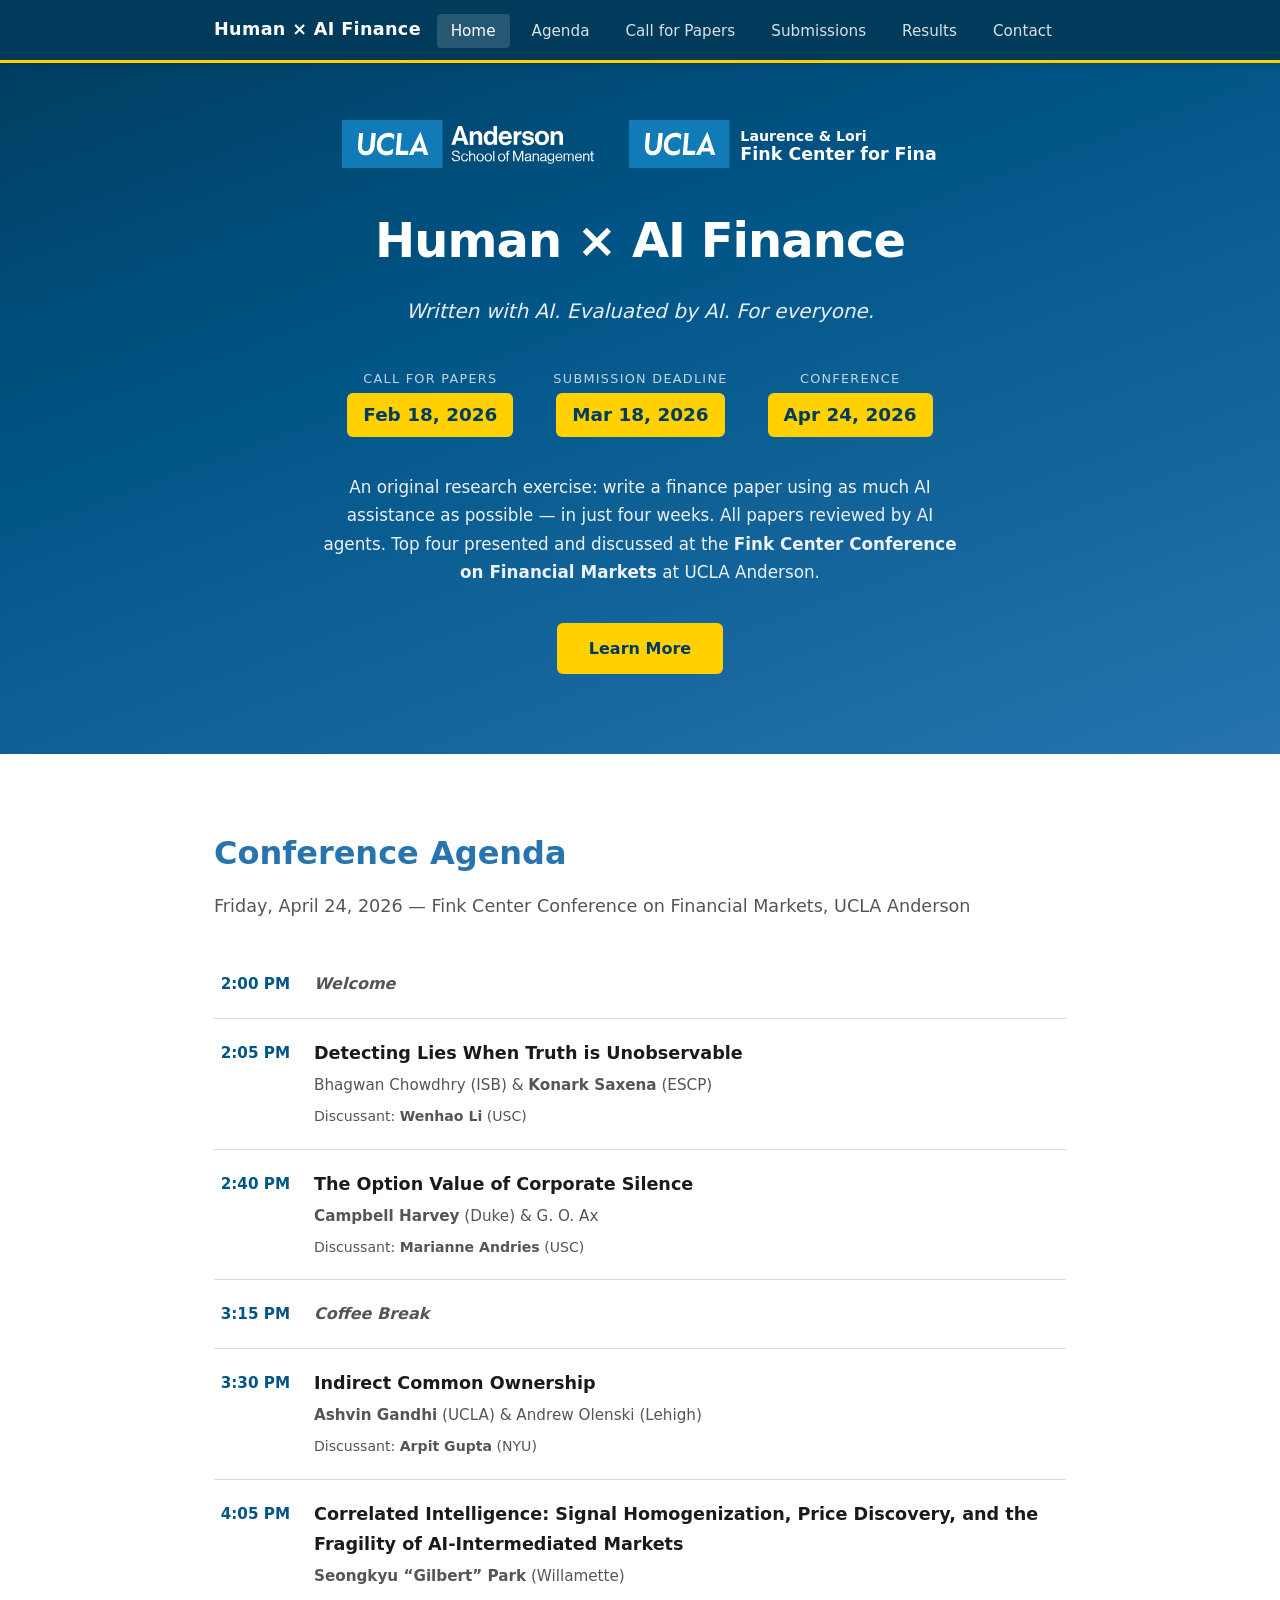
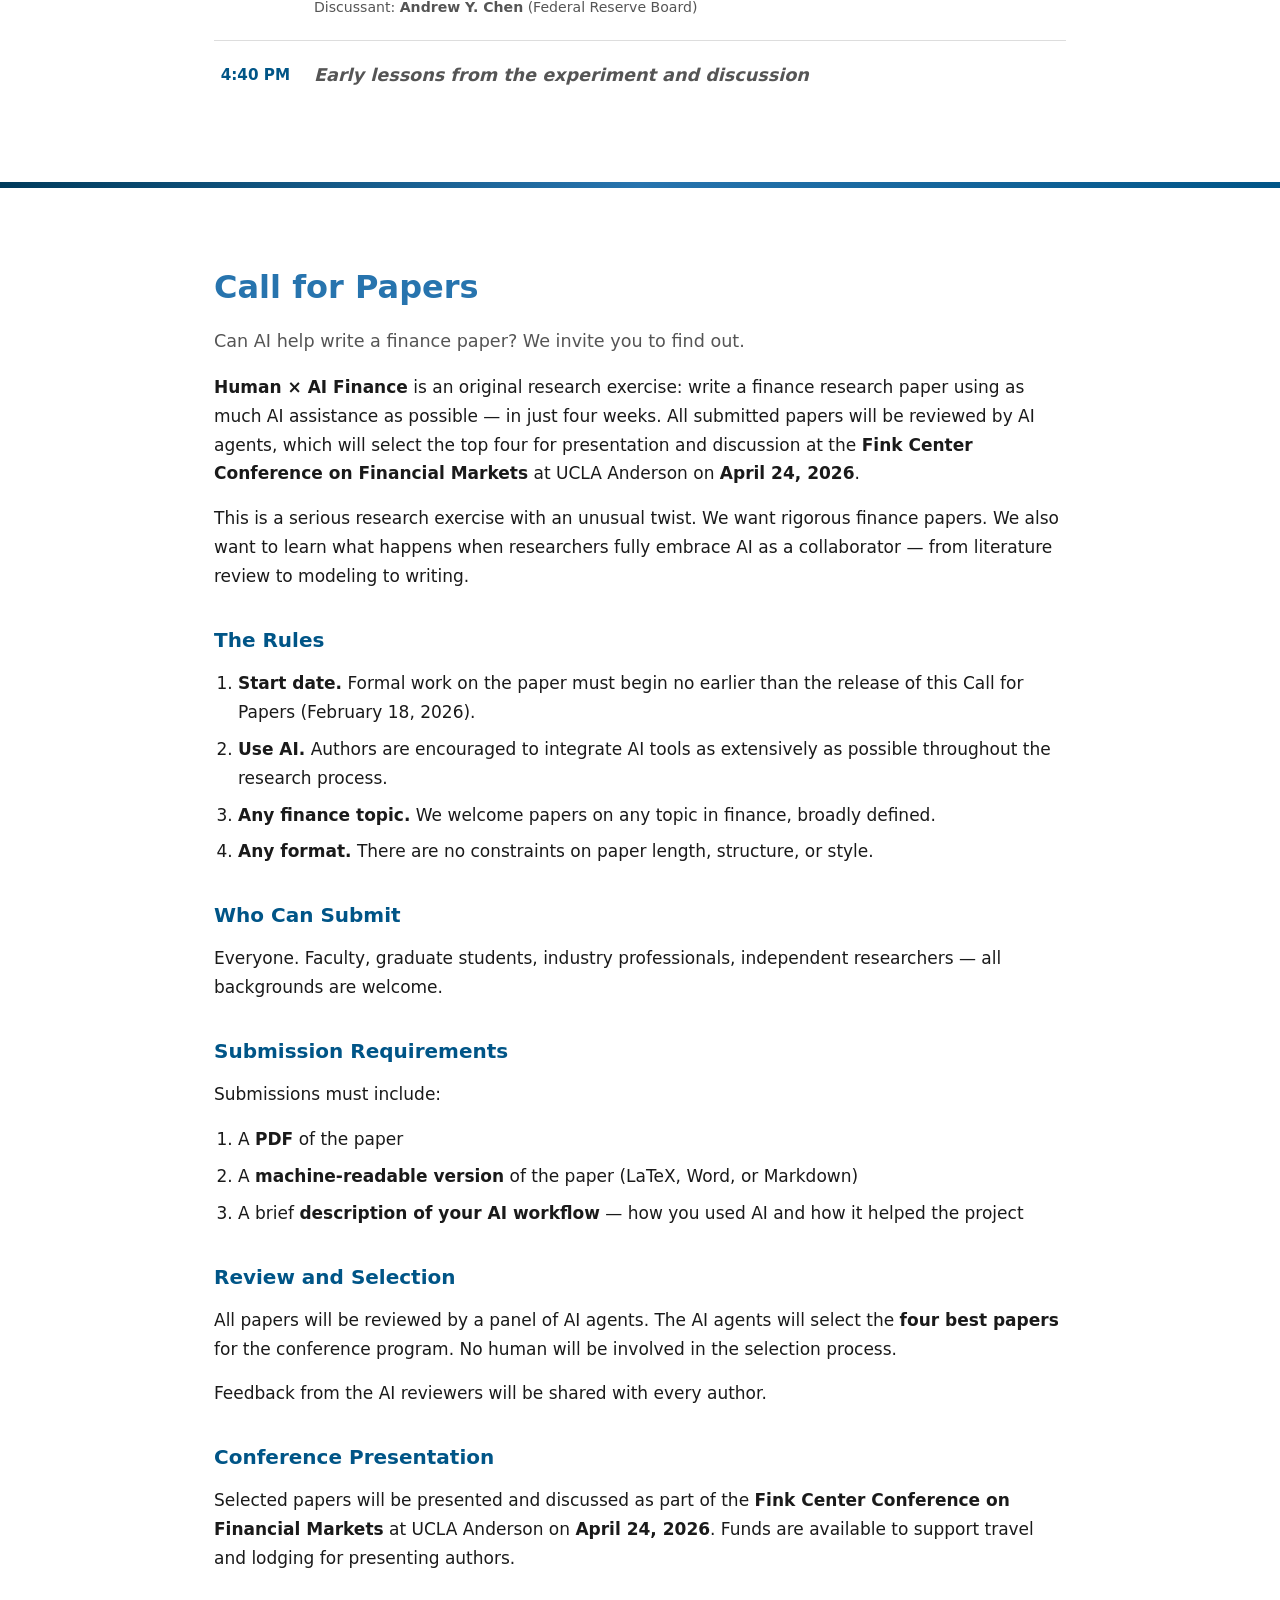
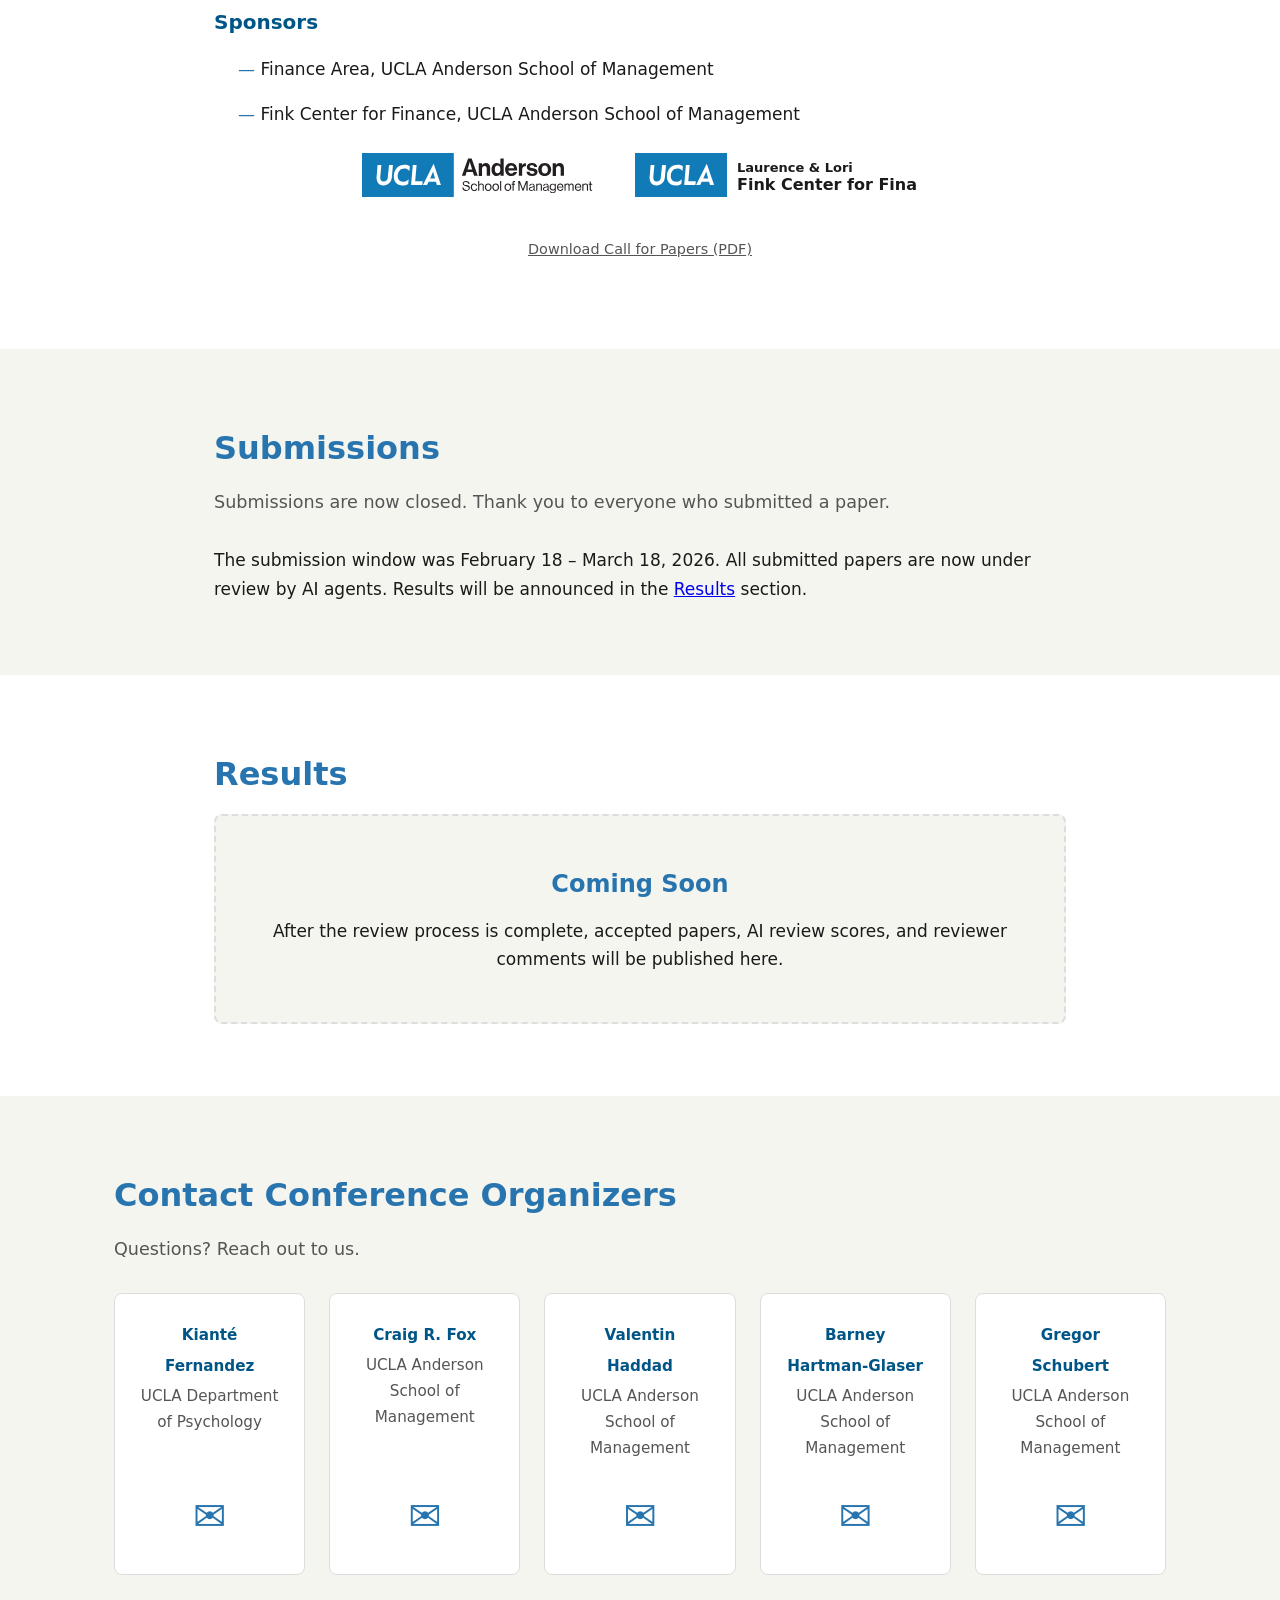
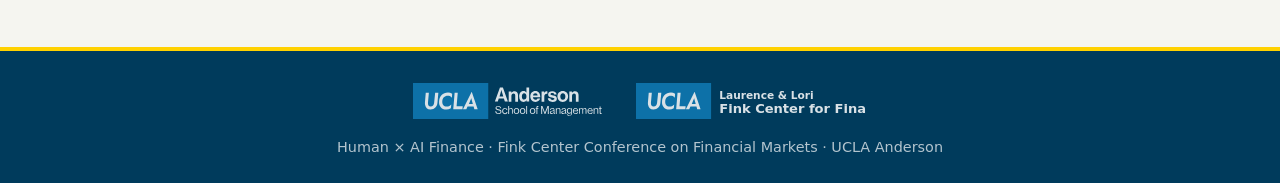
<file: index.html>
<!DOCTYPE html>
<html lang="en">
<head>
    <meta charset="UTF-8">
    <meta name="viewport" content="width=device-width, initial-scale=1.0">
    <title>Human × AI Finance</title>

    <!-- Favicon -->
    <link rel="icon" type="image/svg+xml" href="favicon.svg">
    <link rel="icon" type="image/png" href="favicon.png" sizes="32x32">
    <link rel="apple-touch-icon" href="apple-touch-icon.png">

    <!-- Open Graph (Facebook, iMessage, LinkedIn, etc.) -->
    <meta property="og:title" content="Human × AI Finance">
    <meta property="og:description" content="Write a finance paper with AI. Get reviewed by AI. Top four presented at the Fink Center Conference at UCLA Anderson, April 24, 2026.">
    <meta property="og:image" content="https://humanxaifinance.org/og-image.png">
    <meta property="og:image:width" content="1200">
    <meta property="og:image:height" content="675">
    <meta property="og:url" content="https://humanxaifinance.org">
    <meta property="og:type" content="website">

    <!-- Twitter Card -->
    <meta name="twitter:card" content="summary_large_image">
    <meta name="twitter:title" content="Human × AI Finance">
    <meta name="twitter:description" content="Write a finance paper with AI. Get reviewed by AI. Top four presented at UCLA Anderson, April 24, 2026.">
    <meta name="twitter:image" content="https://humanxaifinance.org/og-image.png">

    <link rel="canonical" href="https://humanxaifinance.org/">
    <link rel="stylesheet" href="style.css">
</head>
<body>

<nav id="navbar">
    <div class="nav-container">
        <a href="#home" class="nav-logo">Human × AI Finance</a>
        <button class="nav-toggle" aria-label="Toggle navigation">&#9776;</button>
        <ul class="nav-links">
            <li><a href="#home">Home</a></li>
            <li><a href="#agenda">Agenda</a></li>
            <li><a href="#cfp">Call for Papers</a></li>
            <li><a href="#submit">Submissions</a></li>
            <li><a href="#results">Results</a></li>
            <li><a href="#contact">Contact</a></li>
        </ul>
    </div>
</nav>

<!-- Home / Landing -->
<section id="home" class="hero">
    <div class="container">
        <div class="hero-logos">
            <img src="ucla-anderson-logo-white.svg" alt="UCLA Anderson School of Management">
            <img src="fink-center-logo-white.svg" alt="UCLA Laurence &amp; Lori Fink Center for Finance" class="fink-logo">
        </div>
        <h1>Human × AI Finance</h1>
        <p class="tagline">Written with AI. Evaluated by AI. For everyone.</p>
        <div class="key-dates">
            <div class="date-item">
                <span class="date-label">Call for Papers</span>
                <span class="date-value">Feb 18, 2026</span>
            </div>
            <div class="date-item">
                <span class="date-label">Submission Deadline</span>
                <span class="date-value">Mar 18, 2026</span>
            </div>
            <div class="date-item">
                <span class="date-label">Conference</span>
                <span class="date-value">Apr 24, 2026</span>
            </div>
        </div>
        <p class="hero-description">An original research exercise: write a finance paper using as much AI assistance as possible — in just four weeks. All papers reviewed by AI agents. Top four presented and discussed at the <strong>Fink Center Conference on Financial Markets</strong> at UCLA Anderson.</p>
        <a href="#cfp" class="btn btn-primary">Learn More</a>
    </div>
</section>

<!-- Conference Agenda -->
<section id="agenda">
    <div class="container">
        <h2>Conference Agenda</h2>
        <p class="section-lead">Friday, April 24, 2026 — Fink Center Conference on Financial Markets, UCLA Anderson</p>

        <div class="agenda">
            <div class="agenda-block agenda-welcome">
                <div class="agenda-time">2:00 PM</div>
                <div class="agenda-content">
                    <div class="agenda-event">Welcome</div>
                </div>
            </div>

            <div class="agenda-block">
                <div class="agenda-time">2:05 PM</div>
                <div class="agenda-content">
                    <div class="agenda-paper-title">Detecting Lies When Truth is Unobservable</div>
                    <div class="agenda-authors">Bhagwan Chowdhry (ISB) &amp; <strong>Konark Saxena</strong> (ESCP)</div>
                    <div class="agenda-detail">Discussant: <strong>Wenhao Li</strong> (USC)</div>
                </div>
            </div>

            <div class="agenda-block">
                <div class="agenda-time">2:40 PM</div>
                <div class="agenda-content">
                    <div class="agenda-paper-title">The Option Value of Corporate Silence</div>
                    <div class="agenda-authors"><strong>Campbell Harvey</strong> (Duke) &amp; G. O. Ax</div>
                    <div class="agenda-detail">Discussant: <strong>Marianne Andries</strong> (USC)</div>
                </div>
            </div>

            <div class="agenda-block agenda-break">
                <div class="agenda-time">3:15 PM</div>
                <div class="agenda-content">
                    <div class="agenda-event">Coffee Break</div>
                </div>
            </div>

            <div class="agenda-block">
                <div class="agenda-time">3:30 PM</div>
                <div class="agenda-content">
                    <div class="agenda-paper-title">Indirect Common Ownership</div>
                    <div class="agenda-authors"><strong>Ashvin Gandhi</strong> (UCLA) &amp; Andrew Olenski (Lehigh)</div>
                    <div class="agenda-detail">Discussant: <strong>Arpit Gupta</strong> (NYU)</div>
                </div>
            </div>

            <div class="agenda-block">
                <div class="agenda-time">4:05 PM</div>
                <div class="agenda-content">
                    <div class="agenda-paper-title">Correlated Intelligence: Signal Homogenization, Price Discovery, and the Fragility of AI-Intermediated Markets</div>
                    <div class="agenda-authors"><strong>Seongkyu &ldquo;Gilbert&rdquo; Park</strong> (Willamette)</div>
                    <div class="agenda-detail">Discussant: <strong>Andrew Y. Chen</strong> (Federal Reserve Board)</div>
                </div>
            </div>

            <div class="agenda-block agenda-welcome">
                <div class="agenda-time">4:40 PM</div>
                <div class="agenda-content">
                    <div class="agenda-event agenda-closing">Early lessons from the experiment and discussion</div>
                </div>
            </div>
        </div>
    </div>
</section>

<div class="section-divider"></div>

<!-- Call for Papers -->
<section id="cfp">
    <div class="container">
        <h2>Call for Papers</h2>
        <p class="section-lead">Can AI help write a finance paper? We invite you to find out.</p>

        <p><strong>Human × AI Finance</strong> is an original research exercise: write a finance research paper using as much AI assistance as possible — in just four weeks. All submitted papers will be reviewed by AI agents, which will select the top four for presentation and discussion at the <strong>Fink Center Conference on Financial Markets</strong> at UCLA Anderson on <strong>April 24, 2026</strong>.</p>

        <p>This is a serious research exercise with an unusual twist. We want rigorous finance papers. We also want to learn what happens when researchers fully embrace AI as a collaborator — from literature review to modeling to writing.</p>

        <h3>The Rules</h3>
        <ol>
            <li><strong>Start date.</strong> Formal work on the paper must begin no earlier than the release of this Call for Papers (February 18, 2026).</li>
            <li><strong>Use AI.</strong> Authors are encouraged to integrate AI tools as extensively as possible throughout the research process.</li>
            <li><strong>Any finance topic.</strong> We welcome papers on any topic in finance, broadly defined.</li>
            <li><strong>Any format.</strong> There are no constraints on paper length, structure, or style.</li>
        </ol>

        <h3>Who Can Submit</h3>
        <p>Everyone. Faculty, graduate students, industry professionals, independent researchers — all backgrounds are welcome.</p>

        <h3>Submission Requirements</h3>
        <p>Submissions must include:</p>
        <ol>
            <li>A <strong>PDF</strong> of the paper</li>
            <li>A <strong>machine-readable version</strong> of the paper (LaTeX, Word, or Markdown)</li>
            <li>A brief <strong>description of your AI workflow</strong> — how you used AI and how it helped the project</li>
        </ol>

        <h3>Review and Selection</h3>
        <p>All papers will be reviewed by a panel of AI agents. The AI agents will select the <strong>four best papers</strong> for the conference program. No human will be involved in the selection process.</p>
        <p>Feedback from the AI reviewers will be shared with every author.</p>

        <h3>Conference Presentation</h3>
        <p>Selected papers will be presented and discussed as part of the <strong>Fink Center Conference on Financial Markets</strong> at UCLA Anderson on <strong>April 24, 2026</strong>. Funds are available to support travel and lodging for presenting authors.</p>

        <h3>Sponsors</h3>
        <ul class="sponsors-list">
            <li>Finance Area, UCLA Anderson School of Management</li>
            <li>Fink Center for Finance, UCLA Anderson School of Management</li>
        </ul>
        <div class="sponsor-logos">
            <img src="ucla-anderson-logo.svg" alt="UCLA Anderson School of Management">
            <img src="fink-center-logo.svg" alt="UCLA Laurence &amp; Lori Fink Center for Finance" class="fink-logo">
        </div>

        <div class="cta-block">
            <p class="pdf-download"><a href="HumanxAI_callforpapers.pdf">Download Call for Papers (PDF)</a></p>
        </div>
    </div>
</section>

<!-- Submit -->
<section id="submit" class="section-alt">
    <div class="container">
        <h2>Submissions</h2>
        <p class="section-lead">Submissions are now closed. Thank you to everyone who submitted a paper.</p>

        <p>The submission window was February 18 – March 18, 2026. All submitted papers are now under review by AI agents. Results will be announced in the <a href="#results">Results</a> section.</p>
    </div>
</section>

<!-- Results -->
<section id="results">
    <div class="container">
        <h2>Results</h2>
        <div class="results-placeholder">
            <p class="coming-soon">Coming Soon</p>
            <p>After the review process is complete, accepted papers, AI review scores, and reviewer comments will be published here.</p>
        </div>
    </div>
</section>

<!-- Contact -->
<section id="contact" class="section-alt">
    <div class="container">
        <h2>Contact Conference Organizers</h2>
        <p class="section-lead">Questions? Reach out to us.</p>
        <div class="contact-grid">
            <div class="contact-card">
                <h3><a href="https://www.kiantefernandez.com/" target="_blank" rel="noopener">Kianté Fernandez</a></h3>
                <p>UCLA Department of Psychology</p>
                <a href="mailto:kiante@ucla.edu" class="email-icon" title="Email Kianté Fernandez">✉</a>
            </div>
            <div class="contact-card">
                <h3><a href="https://www.craigrfox.com/bio" target="_blank" rel="noopener">Craig R. Fox</a></h3>
                <p>UCLA Anderson School of Management</p>
                <a href="mailto:cfox@anderson.ucla.edu" class="email-icon" title="Email Craig R. Fox">✉</a>
            </div>
            <div class="contact-card">
                <h3><a href="https://sites.google.com/site/valentinhaddadresearch/" target="_blank" rel="noopener">Valentin Haddad</a></h3>
                <p>UCLA Anderson School of Management</p>
                <a href="mailto:valentin.haddad@anderson.ucla.edu" class="email-icon" title="Email Valentin Haddad">✉</a>
            </div>
            <div class="contact-card">
                <h3><a href="https://www.barneyhglaser.com/about-me" target="_blank" rel="noopener">Barney Hartman-Glaser</a></h3>
                <p>UCLA Anderson School of Management</p>
                <a href="mailto:barney.hartman-glaser@anderson.ucla.edu" class="email-icon" title="Email Barney Hartman-Glaser">✉</a>
            </div>
            <div class="contact-card">
                <h3><a href="https://sites.google.com/view/gregorschubert" target="_blank" rel="noopener">Gregor Schubert</a></h3>
                <p>UCLA Anderson School of Management</p>
                <a href="mailto:gregor.schubert@anderson.ucla.edu" class="email-icon" title="Email Gregor Schubert">✉</a>
            </div>
        </div>
    </div>
</section>

<footer>
    <div class="container">
        <div class="footer-logos">
            <img src="ucla-anderson-logo-white.svg" alt="UCLA Anderson School of Management">
            <img src="fink-center-logo-white.svg" alt="UCLA Laurence &amp; Lori Fink Center for Finance" class="fink-logo">
        </div>
        <p>Human × AI Finance &middot; Fink Center Conference on Financial Markets &middot; UCLA Anderson</p>
    </div>
</footer>

<script src="script.js"></script>
</body>
</html>
</file>
<file: style.css>
/* Reset & Base */
*, *::before, *::after {
    margin: 0;
    padding: 0;
    box-sizing: border-box;
}

:root {
    --color-bg: #ffffff;
    --color-bg-alt: #f5f5f0;
    --color-text: #1a1a1a;
    --color-text-muted: #555;
    --color-primary: #2774AE;       /* UCLA Blue */
    --color-primary-dark: #003B5C;  /* UCLA Darkest Blue */
    --color-primary-mid: #005587;   /* UCLA Darker Blue */
    --color-accent: #FFD100;        /* UCLA Gold */
    --color-accent-dark: #E6BC00;
    --color-light-blue: #DAEBFE;    /* UCLA Lightest Blue */
    --color-border: #ddd;
    --font-sans: 'Segoe UI', system-ui, -apple-system, sans-serif;
    --max-width: 900px;
}

html {
    scroll-behavior: smooth;
    scroll-padding-top: 70px;
}

body {
    font-family: var(--font-sans);
    color: var(--color-text);
    background: var(--color-bg);
    line-height: 1.7;
    font-size: 17px;
}

.container {
    max-width: var(--max-width);
    margin: 0 auto;
    padding: 0 24px;
}

/* Navigation */
#navbar {
    position: fixed;
    top: 0;
    left: 0;
    right: 0;
    background: var(--color-primary-dark);
    color: #fff;
    z-index: 1000;
    box-shadow: 0 2px 8px rgba(0,0,0,0.15);
    border-bottom: 3px solid var(--color-accent);
}

.nav-container {
    max-width: var(--max-width);
    margin: 0 auto;
    padding: 0 24px;
    display: flex;
    align-items: center;
    justify-content: space-between;
    height: 60px;
}

.nav-logo {
    color: #fff;
    text-decoration: none;
    font-weight: 700;
    font-size: 1.1rem;
    letter-spacing: 0.02em;
}

.nav-toggle {
    display: none;
    background: none;
    border: none;
    color: #fff;
    font-size: 1.5rem;
    cursor: pointer;
}

.nav-links {
    list-style: none;
    display: flex;
    gap: 8px;
}

.nav-links a {
    color: rgba(255,255,255,0.85);
    text-decoration: none;
    padding: 8px 14px;
    border-radius: 4px;
    font-size: 0.95rem;
    transition: background 0.2s, color 0.2s;
}

.nav-links a:hover,
.nav-links a.active {
    background: rgba(255,255,255,0.15);
    color: #fff;
}

/* Hero */
.hero {
    padding: 120px 0 80px;
    text-align: center;
    background: linear-gradient(160deg, var(--color-primary-dark) 0%, var(--color-primary-mid) 40%, var(--color-primary) 100%);
    color: #fff;
}

.hero-logos {
    display: flex;
    align-items: center;
    justify-content: center;
    gap: 32px;
    margin-bottom: 32px;
    flex-wrap: wrap;
}

.hero-logos img {
    height: 48px;
    width: auto;
}

.hero h1 {
    font-size: 3rem;
    font-weight: 800;
    letter-spacing: -0.02em;
    margin-bottom: 12px;
}

.tagline {
    font-size: 1.25rem;
    font-style: italic;
    opacity: 0.9;
    margin-bottom: 40px;
}

.key-dates {
    display: flex;
    justify-content: center;
    gap: 40px;
    margin-bottom: 36px;
    flex-wrap: wrap;
}

.date-item {
    display: flex;
    flex-direction: column;
    align-items: center;
}

.date-label {
    font-size: 0.8rem;
    text-transform: uppercase;
    letter-spacing: 0.1em;
    opacity: 0.75;
    margin-bottom: 4px;
}

.date-value {
    font-size: 1.15rem;
    font-weight: 700;
    background: var(--color-accent);
    color: var(--color-primary-dark);
    padding: 6px 16px;
    border-radius: 6px;
}

.hero-description {
    max-width: 650px;
    margin: 0 auto 36px;
    font-size: 1.05rem;
    line-height: 1.7;
    opacity: 0.92;
}

/* Buttons */
.btn {
    display: inline-block;
    padding: 12px 32px;
    border-radius: 6px;
    text-decoration: none;
    font-weight: 600;
    font-size: 1rem;
    transition: background 0.2s, transform 0.1s;
    cursor: pointer;
}

.btn-primary {
    background: var(--color-accent);
    color: var(--color-primary-dark);
    font-weight: 700;
}

.btn-primary:hover {
    background: var(--color-accent-dark);
    transform: translateY(-1px);
}

.btn-large {
    padding: 16px 48px;
    font-size: 1.15rem;
}

/* Sections */
section {
    padding: 72px 0;
}

.section-alt {
    background: var(--color-bg-alt);
}

section h2 {
    font-size: 2rem;
    font-weight: 700;
    margin-bottom: 12px;
    color: var(--color-primary);
}

section h3 {
    font-size: 1.25rem;
    font-weight: 600;
    margin-top: 32px;
    margin-bottom: 12px;
    color: var(--color-primary-mid);
}

.section-lead {
    font-size: 1.1rem;
    color: var(--color-text-muted);
    margin-bottom: 28px;
}

/* Agenda */
.agenda {
    margin-top: 8px;
}

.agenda-session-header {
    font-size: 0.85rem;
    font-weight: 700;
    text-transform: uppercase;
    letter-spacing: 0.1em;
    color: var(--color-primary);
    margin: 28px 0 12px;
    padding-left: 100px;
}

.agenda-block {
    display: flex;
    gap: 24px;
    padding: 20px 0;
    border-bottom: 1px solid var(--color-border);
}

.agenda-block:last-child {
    border-bottom: none;
}

.agenda-time {
    flex: 0 0 76px;
    font-size: 0.95rem;
    font-weight: 700;
    color: var(--color-primary-mid);
    padding-top: 2px;
    text-align: right;
}

.agenda-content {
    flex: 1;
}

.agenda-paper-title {
    font-size: 1.1rem;
    font-weight: 700;
    color: var(--color-text);
    margin-bottom: 4px;
}

.agenda-authors {
    font-size: 0.95rem;
    color: var(--color-text-muted);
    margin-bottom: 6px;
}

.agenda-detail {
    font-size: 0.88rem;
    color: var(--color-text-muted);
}

.agenda-event {
    font-size: 1rem;
    font-weight: 600;
    color: var(--color-text-muted);
}

.agenda-break .agenda-event,
.agenda-welcome .agenda-event {
    font-style: italic;
}

.agenda-closing {
    font-size: 1.1rem;
    font-weight: 700;
}

@media (max-width: 768px) {
    .agenda-session-header {
        padding-left: 0;
    }

    .agenda-block {
        flex-direction: column;
        gap: 4px;
    }

    .agenda-time {
        text-align: left;
    }
}

/* Section Divider */
.section-divider {
    height: 6px;
    background: linear-gradient(90deg, var(--color-primary-dark) 0%, var(--color-primary) 50%, var(--color-primary-mid) 100%);
}

/* CFP content */
#cfp p {
    margin-bottom: 16px;
}

#cfp ol, #cfp ul {
    margin-left: 24px;
    margin-bottom: 16px;
}

#cfp li {
    margin-bottom: 8px;
}

.sponsors-list {
    list-style: none;
    margin-left: 0;
}

.sponsors-list li {
    padding: 4px 0;
}

.sponsors-list li::before {
    content: "— ";
    color: var(--color-primary);
}

.sponsor-logos {
    display: flex;
    align-items: center;
    justify-content: center;
    gap: 40px;
    margin-top: 20px;
    flex-wrap: wrap;
}

.sponsor-logos img {
    max-height: 44px;
    width: auto;
}

.cta-block {
    margin-top: 40px;
    text-align: center;
}

.pdf-download {
    margin-top: 12px;
    font-size: 0.9rem;
    color: var(--color-text-muted);
}

.pdf-download a {
    color: var(--color-text-muted);
    text-decoration: underline;
}

.pdf-download a:hover {
    color: var(--color-primary);
}

.alt-submit {
    margin-top: 16px;
    text-align: center;
    font-size: 0.9rem;
    color: var(--color-text-muted);
}

/* Submit */
.submit-info {
    background: #fff;
    border: 1px solid var(--color-border);
    border-radius: 8px;
    padding: 28px 32px;
    margin-bottom: 32px;
}

.submit-info ul {
    margin: 12px 0 12px 24px;
}

.submit-info li {
    margin-bottom: 6px;
}

.submit-note {
    margin-top: 12px;
    font-size: 0.9rem;
    color: var(--color-text-muted);
}

/* Results */
.results-placeholder {
    text-align: center;
    padding: 48px 24px;
    background: var(--color-bg-alt);
    border-radius: 8px;
    border: 2px dashed var(--color-border);
}

.coming-soon {
    font-size: 1.5rem;
    font-weight: 700;
    color: var(--color-primary);
    margin-bottom: 12px;
}

/* Contact */
#contact .container {
    max-width: 1100px;
}

.contact-grid {
    display: grid;
    grid-template-columns: repeat(5, 1fr);
    gap: 24px;
    margin-top: 8px;
}

.contact-card {
    background: #fff;
    border: 1px solid var(--color-border);
    border-radius: 8px;
    padding: 24px;
    display: flex;
    flex-direction: column;
    align-items: center;
    text-align: center;
}

.contact-card a.email-icon {
    margin-top: auto;
}

.contact-card h3 {
    margin-top: 0;
    margin-bottom: 4px;
    font-size: 1.15rem;
}

.contact-card h3 a {
    color: var(--color-primary-mid);
    text-decoration: none;
}

.contact-card h3 a:hover {
    text-decoration: underline;
}

.contact-card p {
    color: var(--color-text-muted);
    font-size: 0.95rem;
    margin-bottom: 8px;
}

.contact-card a {
    color: var(--color-primary);
    text-decoration: none;
    font-size: 0.95rem;
}

.contact-card a:hover {
    text-decoration: underline;
}

.contact-card a.email-icon {
    font-size: 2.5rem;
    text-decoration: none;
    display: inline-block;
    padding-top: 12px;
    transition: transform 0.2s;
}

.contact-card a.email-icon:hover {
    transform: scale(1.2);
    text-decoration: none;
}

/* Footer */
footer {
    background: var(--color-primary-dark);
    color: rgba(255,255,255,0.7);
    text-align: center;
    padding: 32px 0 24px;
    font-size: 0.9rem;
    border-top: 4px solid var(--color-accent);
}

.footer-logos {
    display: flex;
    align-items: center;
    justify-content: center;
    gap: 32px;
    margin-bottom: 16px;
    flex-wrap: wrap;
}

.footer-logos img {
    height: 36px;
    width: auto;
    opacity: 0.85;
}

/* Mobile */
@media (max-width: 768px) {
    .hero h1 {
        font-size: 2rem;
    }

    .tagline {
        font-size: 1.05rem;
    }

    .key-dates {
        gap: 20px;
    }

    .contact-grid {
        grid-template-columns: 1fr;
    }

    .nav-toggle {
        display: block;
    }

    .nav-links {
        display: none;
        position: absolute;
        top: 60px;
        left: 0;
        right: 0;
        background: var(--color-primary-dark);
        flex-direction: column;
        padding: 12px 0;
        box-shadow: 0 4px 8px rgba(0,0,0,0.15);
    }

    .nav-links.open {
        display: flex;
    }

    .nav-links a {
        padding: 12px 24px;
        border-radius: 0;
    }

    section {
        padding: 48px 0;
    }

    .submit-info {
        padding: 20px;
    }
}

@media (max-width: 480px) {
    .hero h1 {
        font-size: 1.6rem;
    }

    body {
        font-size: 16px;
    }

    .key-dates {
        flex-direction: column;
        gap: 12px;
    }
}
</file>
